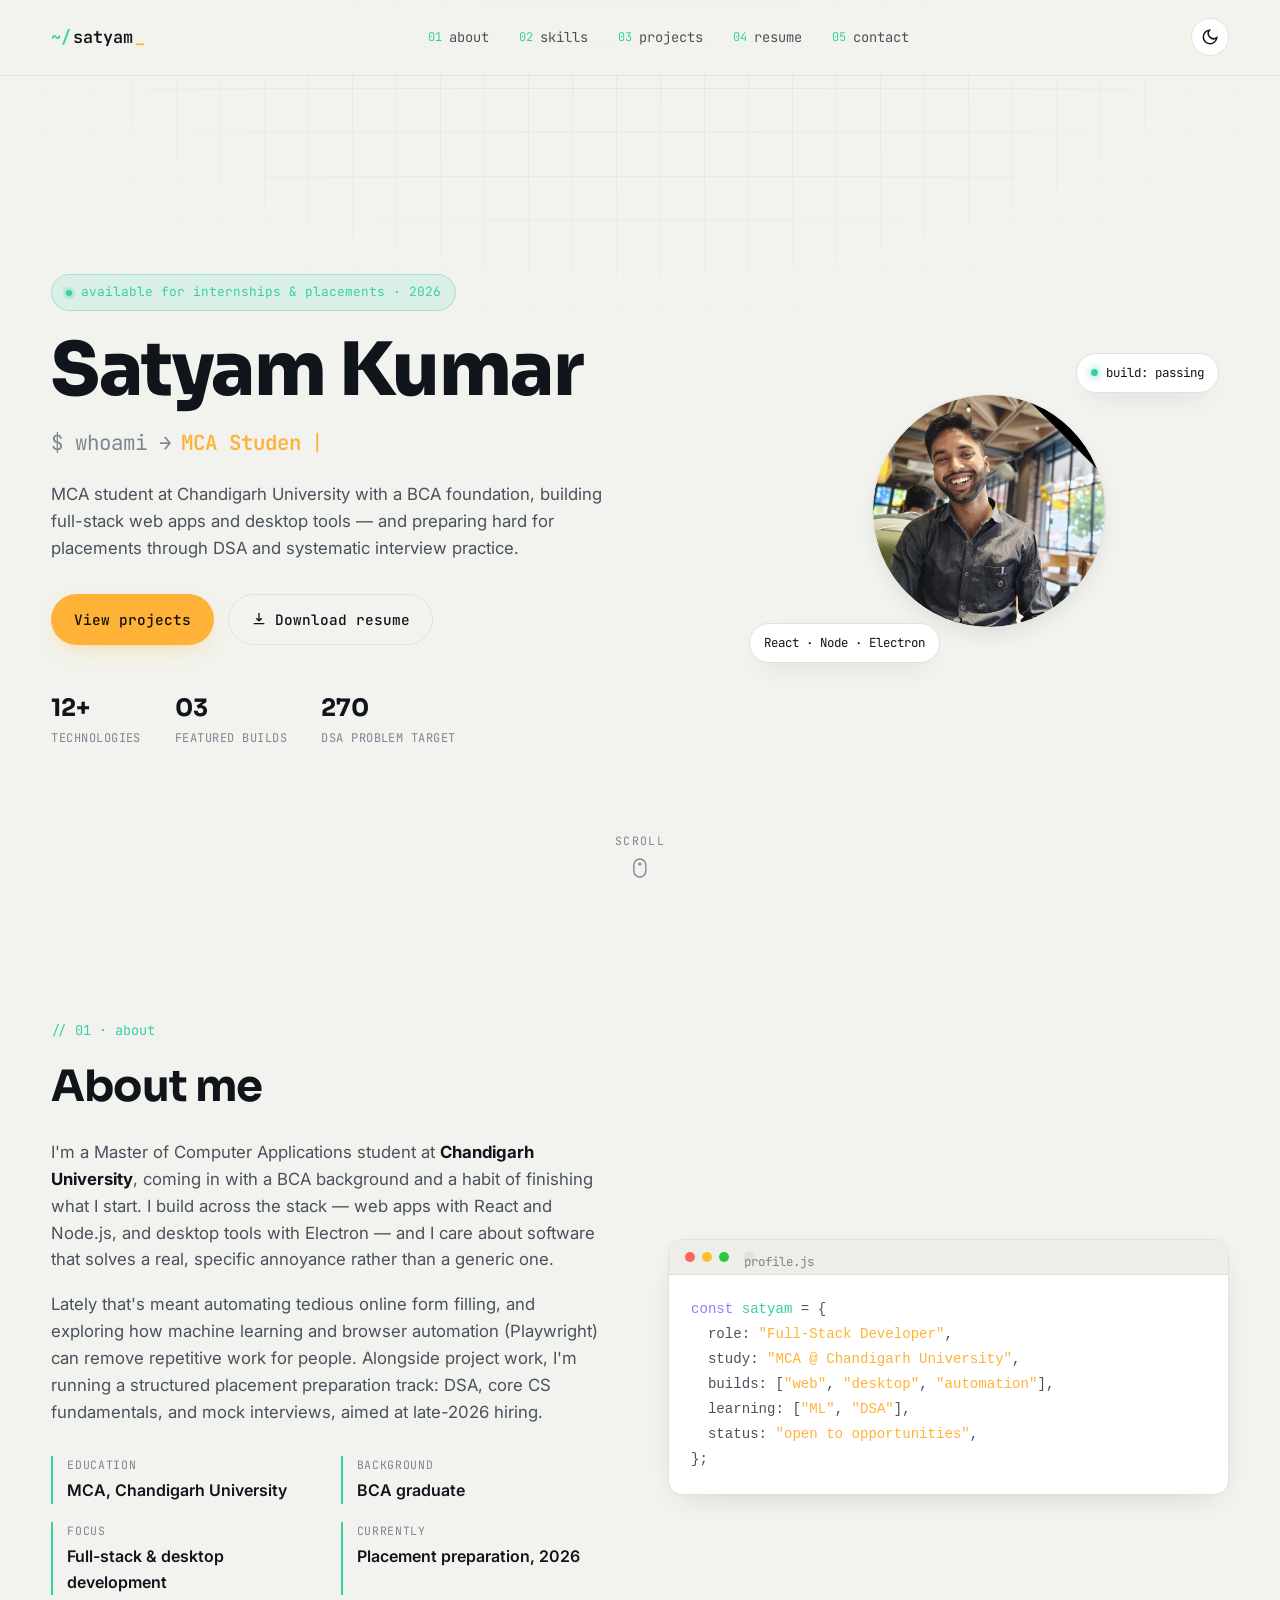
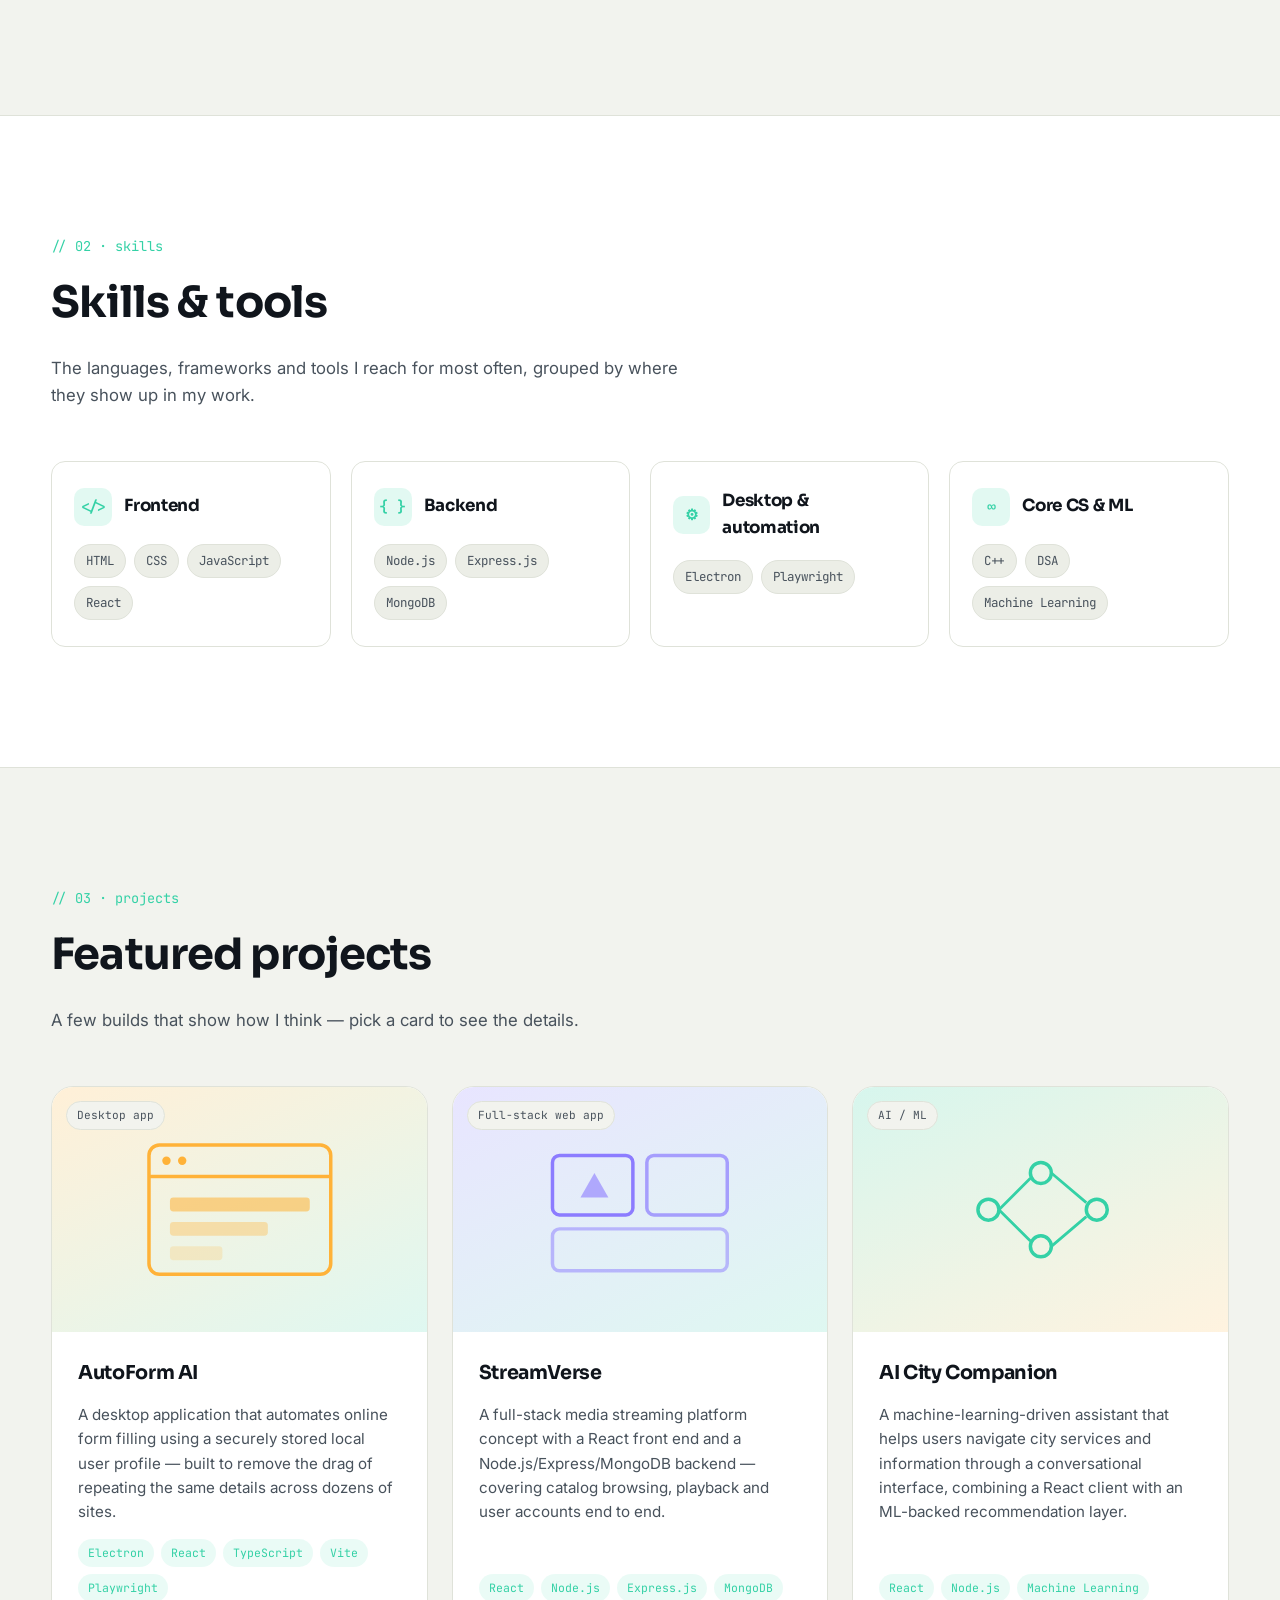
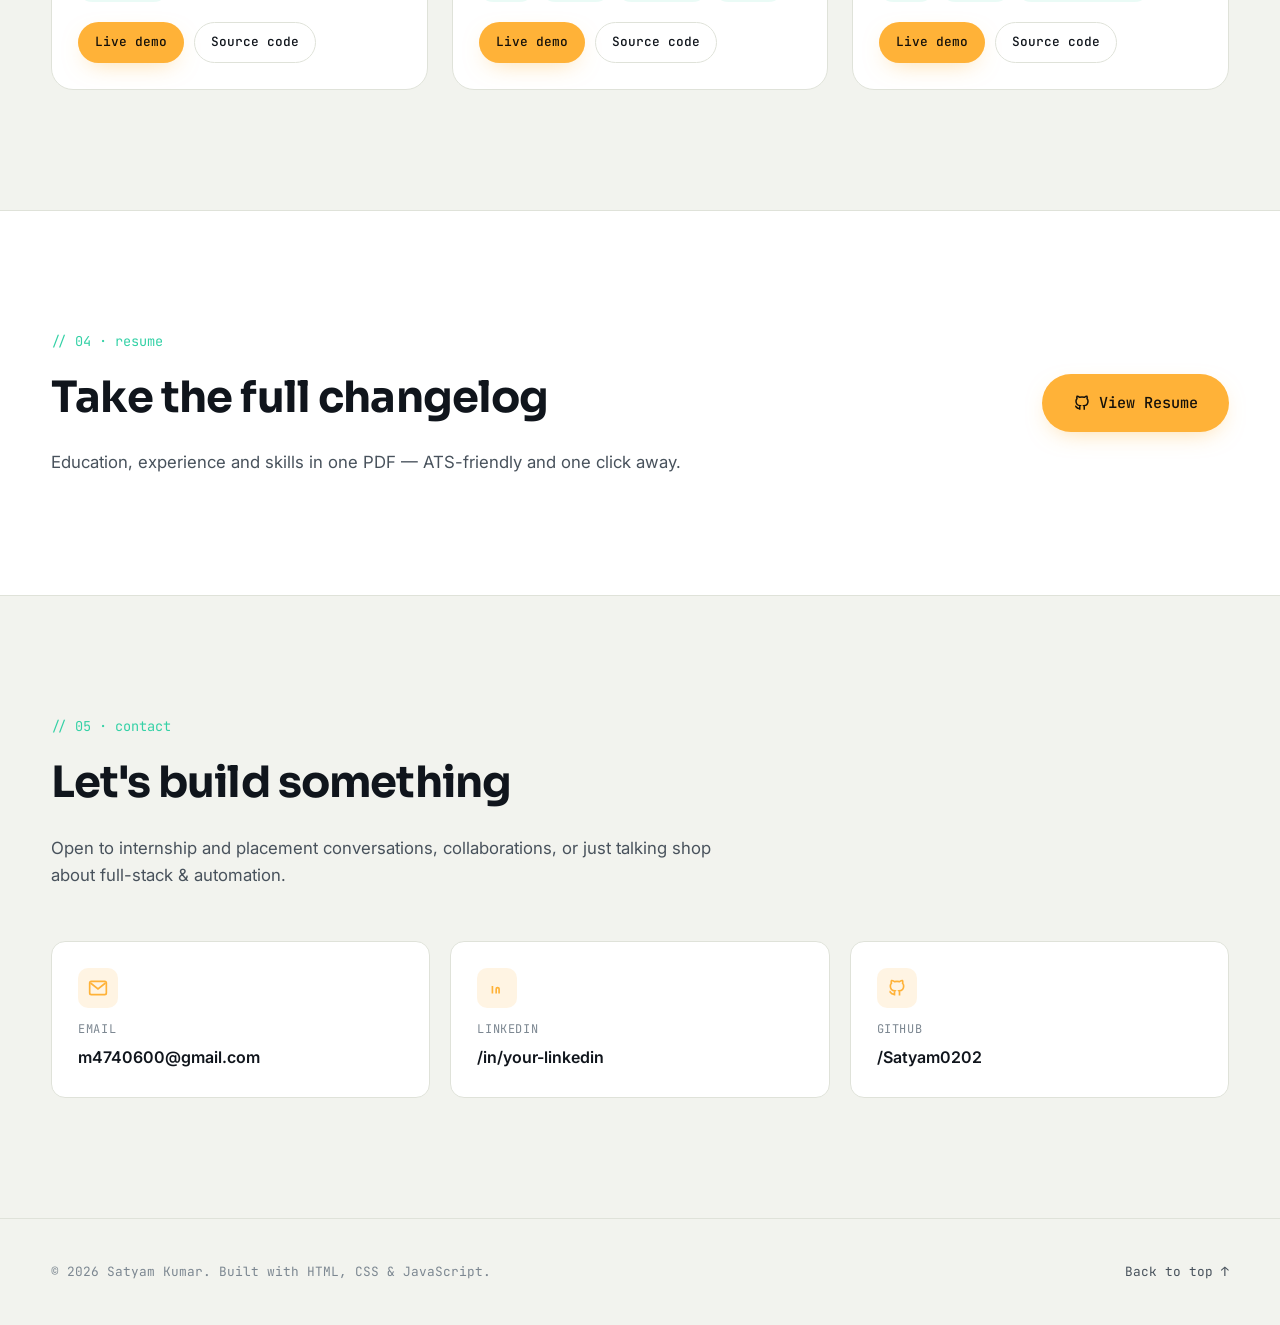
<file: index.html>
<!DOCTYPE html>
<html lang="en">
<head>
<meta charset="UTF-8" />
<meta name="viewport" content="width=device-width, initial-scale=1.0" />
<title>Satyam Kumar | Full-Stack Developer &amp; MCA Student</title>
<meta name="title" content="Satyam Kumar | Full-Stack Developer & MCA Student" />
<meta name="description" content="Portfolio of Satyam Kumar — MCA student at Chandigarh University and full-stack developer building with React, Node.js, Electron and Playwright. Explore projects like AutoForm AI, StreamVerse and AI City Companion." />
<meta name="keywords" content="Satyam Kumar, Satyam Kumar portfolio, Satyam Kumar developer, Satyam Kumar Chandigarh University, Satyam Kumar MCA, full-stack developer, React developer, AutoForm AI, StreamVerse, AI City Companion" />
<meta name="author" content="Satyam Kumar" />
<meta name="robots" content="index, follow" />
<link rel="canonical" href="https://satyamkumar.dev/" />

<!-- Open Graph -->
<meta property="og:type" content="website" />
<meta property="og:title" content="Satyam Kumar | Full-Stack Developer & MCA Student" />
<meta property="og:description" content="MCA student at Chandigarh University and full-stack developer. Explore projects, skills, and ways to connect." />
<meta property="og:url" content="https://satyamkumar.dev/" />
<meta property="og:site_name" content="Satyam Kumar" />
<meta property="og:image" content="https://satyamkumar.dev/assets/og-cover.png" />

<!-- Twitter -->
<meta name="twitter:card" content="summary_large_image" />
<meta name="twitter:title" content="Satyam Kumar | Full-Stack Developer & MCA Student" />
<meta name="twitter:description" content="MCA student at Chandigarh University and full-stack developer. Explore projects, skills, and ways to connect." />
<meta name="twitter:image" content="https://satyamkumar.dev/assets/og-cover.png" />

<link rel="icon" type="image/svg+xml" href="data:image/svg+xml,%3Csvg xmlns='http://www.w3.org/2000/svg' viewBox='0 0 100 100'%3E%3Crect width='100' height='100' rx='22' fill='%230A0E13'/%3E%3Ctext x='50' y='66' font-family='monospace' font-size='46' font-weight='700' fill='%23FFB238' text-anchor='middle'%3ESK%3C/text%3E%3C/svg%3E" />

<link rel="preconnect" href="https://fonts.googleapis.com" />
<link rel="preconnect" href="https://fonts.gstatic.com" crossorigin />
<link href="https://fonts.googleapis.com/css2?family=Sora:wght@400;600;700;800&family=Inter:wght@400;500;600&family=JetBrains+Mono:wght@400;500;600&display=swap" rel="stylesheet" />

<link rel="stylesheet" href="style.css" />

<!-- Structured data: helps Satyam Kumar's portfolio surface correctly in search results -->
<script type="application/ld+json">
{
  "@context": "https://schema.org",
  "@type": "Person",
  "name": "Satyam Kumar",
  "url": "https://satyamkumar.dev/",
  "jobTitle": "Full-Stack Developer",
  "description": "MCA student at Chandigarh University and full-stack developer specializing in React, Node.js, Electron and browser automation.",
  "alumniOf": {
    "@type": "CollegeOrUniversity",
    "name": "Chandigarh University"
  },
  "knowsAbout": [
    "HTML", "CSS", "JavaScript", "React", "Node.js", "Express.js",
    "MongoDB", "Electron", "Playwright", "Machine Learning", "C++",
    "Data Structures and Algorithms"
  ],
  "sameAs": [
    "https://github.com/Satyam0202",
    "https://linkedin.com/in/your-linkedin"
  ]
}
</script>
</head>
<body>

<!-- Skip link for keyboard / screen reader users -->
<a class="skip-link" href="#main">Skip to content</a>

<div class="grid-atmosphere" aria-hidden="true"></div>

<header class="site-header" id="top">
  <div class="wrap header-inner">
    <a href="#top" class="logo" aria-label="Satyam Kumar — home">
      <span class="logo-prompt">~/</span><span class="logo-name">satyam</span><span class="logo-cursor">_</span>
    </a>

    <nav class="primary-nav" id="primary-nav" aria-label="Primary">
      <a href="#about"><span class="nav-index">01</span>about</a>
      <a href="#skills"><span class="nav-index">02</span>skills</a>
      <a href="#projects"><span class="nav-index">03</span>projects</a>
      <a href="#resume"><span class="nav-index">04</span>resume</a>
      <a href="#contact"><span class="nav-index">05</span>contact</a>
    </nav>

    <div class="header-actions">
      <button id="theme-toggle" class="theme-toggle" type="button" aria-label="Toggle dark mode" aria-pressed="true">
        <svg class="icon-sun" width="18" height="18" viewBox="0 0 24 24" fill="none" stroke="currentColor" stroke-width="2"><circle cx="12" cy="12" r="4"/><path d="M12 2v2M12 20v2M4.9 4.9l1.4 1.4M17.7 17.7l1.4 1.4M2 12h2M20 12h2M4.9 19.1l1.4-1.4M17.7 6.3l1.4-1.4"/></svg>
        <svg class="icon-moon" width="18" height="18" viewBox="0 0 24 24" fill="none" stroke="currentColor" stroke-width="2"><path d="M21 12.8A9 9 0 1 1 11.2 3 7 7 0 0 0 21 12.8Z"/></svg>
      </button>
      <button id="nav-toggle" class="nav-toggle" type="button" aria-label="Open menu" aria-expanded="false" aria-controls="primary-nav">
        <span></span><span></span><span></span>
      </button>
    </div>
  </div>
</header>

<main id="main">

  <!-- ================= HERO ================= -->
  <section class="hero" id="hero">
    <div class="wrap hero-inner">
      <div class="hero-copy">
        <p class="eyebrow"><span class="dot"></span>available for internships &amp; placements · 2026</p>
        <h1 class="hero-title">
          Satyam Kumar
        </h1>
        <div class="hero-terminal" aria-hidden="false">
          <span class="hero-terminal-prompt">$ whoami &rarr;</span>
          <span id="typed-role" class="hero-terminal-role"></span><span class="hero-cursor">|</span>
        </div>
        <p class="hero-desc">
          MCA student at Chandigarh University with a BCA foundation, building full-stack
          web apps and desktop tools — and preparing hard for placements through DSA
          and systematic interview practice.
        </p>
        <div class="hero-actions">
          <a href="#projects" class="btn btn-primary">View projects</a>
          <a href="assets/Satyam_Kumar_Resume.pdf" class="btn btn-ghost" download>
            <svg width="16" height="16" viewBox="0 0 24 24" fill="none" stroke="currentColor" stroke-width="2"><path d="M12 3v12m0 0 4-4m-4 4-4-4M4 19h16"/></svg>
            Download resume
          </a>
        </div>
        <ul class="hero-stats">
          <li><span class="stat-num">12+</span><span class="stat-label">technologies</span></li>
          <li><span class="stat-num">03</span><span class="stat-label">featured builds</span></li>
          <li><span class="stat-num">270</span><span class="stat-label">DSA problem target</span></li>
        </ul>
      </div>

      <div class="hero-visual">
        <div class="avatar-ring">
          <div class="avatar-circle">
            <img src="me.jpg" alt="Satyam Kumar" class="avatar-img" />
          </div>
          <svg class="avatar-orbit" viewBox="0 0 200 200" aria-hidden="true">
            <circle cx="100" cy="100" r="96" fill="none" stroke-dasharray="2 10" />
          </svg>
        </div>
        <div class="badge badge-build">
          <span class="badge-led"></span>
          build: passing
        </div>
        <div class="badge badge-stack">React · Node · Electron</div>
      </div>
    </div>
    <a href="#about" class="scroll-cue" aria-label="Scroll to About section">
      <span>scroll</span>
      <svg width="14" height="20" viewBox="0 0 14 20" fill="none"><rect x="1" y="1" width="12" height="18" rx="6" stroke="currentColor" stroke-width="1.4"/><circle class="scroll-dot" cx="7" cy="6" r="1.6" fill="currentColor"/></svg>
    </a>
  </section>

  <!-- ================= ABOUT ================= -->
  <section class="section" id="about">
    <div class="wrap">
      <p class="section-eyebrow">// 01 · about</p>
      <h2 class="section-title">About me</h2>

      <div class="about-grid">
        <div class="about-text">
          <p>
            I'm a Master of Computer Applications student at <strong>Chandigarh University</strong>,
            coming in with a BCA background and a habit of finishing what I start. I build
            across the stack — web apps with React and Node.js, and desktop tools with
            Electron — and I care about software that solves a real, specific annoyance
            rather than a generic one.
          </p>
          <p>
            Lately that's meant automating tedious online form filling, and exploring how
            machine learning and browser automation (Playwright) can remove repetitive
            work for people. Alongside project work, I'm running a structured placement
            preparation track: DSA, core CS fundamentals, and mock interviews, aimed at
            late-2026 hiring.
          </p>
          <div class="about-facts">
            <div class="fact">
              <span class="fact-label">Education</span>
              <span class="fact-value">MCA, Chandigarh University</span>
            </div>
            <div class="fact">
              <span class="fact-label">Background</span>
              <span class="fact-value">BCA graduate</span>
            </div>
            <div class="fact">
              <span class="fact-label">Focus</span>
              <span class="fact-value">Full-stack &amp; desktop development</span>
            </div>
            <div class="fact">
              <span class="fact-label">Currently</span>
              <span class="fact-value">Placement preparation, 2026</span>
            </div>
          </div>
        </div>

        <div class="about-code" role="img" aria-label="Code snippet describing Satyam Kumar as a developer object">
          <div class="code-window">
            <div class="code-window-bar">
              <span></span><span></span><span></span>
              <span class="code-window-title">profile.js</span>
            </div>
            <pre><code><span class="tok-kw">const</span> <span class="tok-var">satyam</span> = {
  role: <span class="tok-str">"Full-Stack Developer"</span>,
  study: <span class="tok-str">"MCA @ Chandigarh University"</span>,
  builds: [<span class="tok-str">"web"</span>, <span class="tok-str">"desktop"</span>, <span class="tok-str">"automation"</span>],
  learning: [<span class="tok-str">"ML"</span>, <span class="tok-str">"DSA"</span>],
  status: <span class="tok-str">"open to opportunities"</span>,
};</code></pre>
          </div>
        </div>
      </div>
    </div>
  </section>

  <!-- ================= SKILLS ================= -->
  <section class="section section-alt" id="skills">
    <div class="wrap">
      <p class="section-eyebrow">// 02 · skills</p>
      <h2 class="section-title">Skills &amp; tools</h2>
      <p class="section-lede">The languages, frameworks and tools I reach for most often, grouped by where they show up in my work.</p>

      <div class="skills-grid">

        <article class="skill-card">
          <div class="skill-card-head">
            <span class="skill-icon" aria-hidden="true">&lt;/&gt;</span>
            <h3>Frontend</h3>
          </div>
          <ul class="skill-tags">
            <li>HTML</li><li>CSS</li><li>JavaScript</li><li>React</li>
          </ul>
        </article>

        <article class="skill-card">
          <div class="skill-card-head">
            <span class="skill-icon" aria-hidden="true">{ }</span>
            <h3>Backend</h3>
          </div>
          <ul class="skill-tags">
            <li>Node.js</li><li>Express.js</li><li>MongoDB</li>
          </ul>
        </article>

        <article class="skill-card">
          <div class="skill-card-head">
            <span class="skill-icon" aria-hidden="true">&#9881;</span>
            <h3>Desktop &amp; automation</h3>
          </div>
          <ul class="skill-tags">
            <li>Electron</li><li>Playwright</li>
          </ul>
        </article>

        <article class="skill-card">
          <div class="skill-card-head">
            <span class="skill-icon" aria-hidden="true">&#8734;</span>
            <h3>Core CS &amp; ML</h3>
          </div>
          <ul class="skill-tags">
            <li>C++</li><li>DSA</li><li>Machine Learning</li>
          </ul>
        </article>

      </div>
    </div>
  </section>

  <!-- ================= PROJECTS ================= -->
  <section class="section" id="projects">
    <div class="wrap">
      <p class="section-eyebrow">// 03 · projects</p>
      <h2 class="section-title">Featured projects</h2>
      <p class="section-lede">A few builds that show how I think — pick a card to see the details.</p>

      <div class="projects-grid">

        <article class="project-card">
          <div class="project-thumb" style="--thumb-a:#FFB238; --thumb-b:#34D1A6;">
            <span class="project-thumb-tag">Desktop app</span>
            <svg viewBox="0 0 120 90" class="thumb-art" aria-hidden="true">
              <rect x="8" y="8" width="104" height="74" rx="6" fill="none" stroke="currentColor" stroke-width="2"/>
              <line x1="8" y1="26" x2="112" y2="26" stroke="currentColor" stroke-width="2"/>
              <circle cx="18" cy="17" r="2.4" fill="currentColor"/>
              <circle cx="27" cy="17" r="2.4" fill="currentColor"/>
              <rect x="20" y="38" width="80" height="8" rx="2" fill="currentColor" opacity=".55"/>
              <rect x="20" y="52" width="56" height="8" rx="2" fill="currentColor" opacity=".35"/>
              <rect x="20" y="66" width="30" height="8" rx="2" fill="currentColor" opacity=".2"/>
            </svg>
          </div>
          <div class="project-body">
            <h3>AutoForm AI</h3>
            <p>
              A desktop application that automates online form filling using a securely
              stored local user profile — built to remove the drag of repeating the same
              details across dozens of sites.
            </p>
            <ul class="project-stack">
              <li>Electron</li><li>React</li><li>TypeScript</li><li>Vite</li><li>Playwright</li>
            </ul>
            <div class="project-links">
              <a href="#" class="btn btn-small btn-primary">Live demo</a>
              <a href="#" class="btn btn-small btn-ghost">Source code</a>
            </div>
          </div>
        </article>

        <article class="project-card">
          <div class="project-thumb" style="--thumb-a:#8C7CFF; --thumb-b:#34D1A6;">
            <span class="project-thumb-tag">Full-stack web app</span>
            <svg viewBox="0 0 120 90" class="thumb-art" aria-hidden="true">
              <rect x="10" y="14" width="46" height="34" rx="4" fill="none" stroke="currentColor" stroke-width="2"/>
              <rect x="64" y="14" width="46" height="34" rx="4" fill="none" stroke="currentColor" stroke-width="2" opacity=".7"/>
              <rect x="10" y="56" width="100" height="24" rx="4" fill="none" stroke="currentColor" stroke-width="2" opacity=".5"/>
              <polygon points="26,38 34,24 42,38" fill="currentColor" opacity=".6"/>
            </svg>
          </div>
          <div class="project-body">
            <h3>StreamVerse</h3>
            <p>
              A full-stack media streaming platform concept with a React front end and a
              Node.js/Express/MongoDB backend — covering catalog browsing, playback and
              user accounts end to end.
            </p>
            <ul class="project-stack">
              <li>React</li><li>Node.js</li><li>Express.js</li><li>MongoDB</li>
            </ul>
            <div class="project-links">
              <a href="#" class="btn btn-small btn-primary">Live demo</a>
              <a href="#" class="btn btn-small btn-ghost">Source code</a>
            </div>
          </div>
        </article>

        <article class="project-card">
          <div class="project-thumb" style="--thumb-a:#34D1A6; --thumb-b:#FFB238;">
            <span class="project-thumb-tag">AI / ML</span>
            <svg viewBox="0 0 120 90" class="thumb-art" aria-hidden="true">
              <circle cx="30" cy="45" r="6" fill="none" stroke="currentColor" stroke-width="2"/>
              <circle cx="60" cy="24" r="6" fill="none" stroke="currentColor" stroke-width="2"/>
              <circle cx="60" cy="66" r="6" fill="none" stroke="currentColor" stroke-width="2"/>
              <circle cx="92" cy="45" r="6" fill="none" stroke="currentColor" stroke-width="2"/>
              <path d="M36 45 54 27M36 45 54 63M66 24 86 41M66 66 86 49" stroke="currentColor" stroke-width="1.6"/>
            </svg>
          </div>
          <div class="project-body">
            <h3>AI City Companion</h3>
            <p>
              A machine-learning-driven assistant that helps users navigate city services
              and information through a conversational interface, combining a React client
              with an ML-backed recommendation layer.
            </p>
            <ul class="project-stack">
              <li>React</li><li>Node.js</li><li>Machine Learning</li>
            </ul>
            <div class="project-links">
              <a href="#" class="btn btn-small btn-primary">Live demo</a>
              <a href="#" class="btn btn-small btn-ghost">Source code</a>
            </div>
          </div>
        </article>

      </div>
    </div>
  </section>

  <!-- ================= RESUME ================= -->
  <section class="section section-alt resume-section" id="resume">
    <div class="wrap resume-inner">
      <div>
        <p class="section-eyebrow">// 04 · resume</p>
        <h2 class="section-title">Take the full changelog</h2>
        <p class="section-lede">Education, experience and skills in one PDF — ATS-friendly and one click away.</p>
      </div>
      <div class="resume-actions">
        <a href="https://drive.google.com/file/d/1ndfC-lUcpGhpfNE-G_YHc3T6jRZDgZSL/view?usp=sharing" class="btn btn-primary btn-large" target="_blank" rel="noopener noreferrer">
          <svg width="18" height="18" viewBox="0 0 24 24" fill="none" stroke="currentColor" stroke-width="2"><path d="M9 19c-4.3 1.4-4.3-2.5-6-3m12 5v-3.5c0-1 .1-1.4-.5-2 2.8-.3 5.5-1.4 5.5-6a4.6 4.6 0 0 0-1.3-3.2 4.2 4.2 0 0 0-.1-3.2s-1.1-.3-3.5 1.3a12.3 12.3 0 0 0-6.2 0C6.5 2.8 5.4 3.1 5.4 3.1a4.2 4.2 0 0 0-.1 3.2A4.6 4.6 0 0 0 4 9.5c0 4.6 2.7 5.7 5.5 6-.6.6-.6 1.2-.5 2V21"/></svg>
          View Resume
        </a>
      </div>
    </div>
  </section>

  <!-- ================= CONTACT ================= -->
  <section class="section" id="contact">
    <div class="wrap">
      <p class="section-eyebrow">// 05 · contact</p>
      <h2 class="section-title">Let's build something</h2>
      <p class="section-lede">Open to internship and placement conversations, collaborations, or just talking shop about full-stack &amp; automation.</p>

      <div class="contact-grid">
        <a class="contact-card" href="mailto:m4740600@gmail.com">
          <span class="contact-icon" aria-hidden="true">
            <svg width="20" height="20" viewBox="0 0 24 24" fill="none" stroke="currentColor" stroke-width="2"><rect x="2" y="4" width="20" height="16" rx="2"/><path d="m3 6 9 7 9-7"/></svg>
          </span>
          <span class="contact-label">Email</span>
          <span class="contact-value">m4740600@gmail.com</span>
        </a>

        <a class="contact-card" href="https://linkedin.com/in/your-linkedin" target="_blank" rel="noopener noreferrer">
          <span class="contact-icon" aria-hidden="true">
            <svg width="20" height="20" viewBox="0 0 24 24" fill="none" stroke="currentColor" stroke-width="2"><path d="M4 4h16v16H4z" opacity="0"/><path d="M6.5 9.5v9M6.5 6.5v.01M11 18.5v-5.2c0-2.3 3.5-2.5 3.5 0v5.2M11 13.2V18.5"/></svg>
          </span>
          <span class="contact-label">LinkedIn</span>
          <span class="contact-value">/in/your-linkedin</span>
        </a>

        <a class="contact-card" href="https://github.com/Satyam0202" target="_blank" rel="noopener noreferrer">
          <span class="contact-icon" aria-hidden="true">
            <svg width="20" height="20" viewBox="0 0 24 24" fill="none" stroke="currentColor" stroke-width="2"><path d="M9 19c-4.3 1.4-4.3-2.5-6-3m12 5v-3.5c0-1 .1-1.4-.5-2 2.8-.3 5.5-1.4 5.5-6a4.6 4.6 0 0 0-1.3-3.2 4.2 4.2 0 0 0-.1-3.2s-1.1-.3-3.5 1.3a12.3 12.3 0 0 0-6.2 0C6.5 2.8 5.4 3.1 5.4 3.1a4.2 4.2 0 0 0-.1 3.2A4.6 4.6 0 0 0 4 9.5c0 4.6 2.7 5.7 5.5 6-.6.6-.6 1.2-.5 2V21"/></svg>
          </span>
          <span class="contact-label">GitHub</span>
          <span class="contact-value">/Satyam0202</span>
        </a>
      </div>
    </div>
  </section>

</main>

<footer class="site-footer">
  <div class="wrap footer-inner">
    <p>&copy; <span id="year"></span> Satyam Kumar. Built with HTML, CSS &amp; JavaScript.</p>
    <a href="#top" class="back-to-top">Back to top &uarr;</a>
  </div>
</footer>

<script src="script.js"></script>
</body>
</html>
</file>
<file: style.css>
/* ============================================================
   Satyam Kumar — Portfolio
   Design concept: "build log" — a developer's terminal &
   schematic aesthetic. Amber = signature accent, mint = code accent.
   ============================================================ */

:root{
  --font-display:'Sora', system-ui, sans-serif;
  --font-body:'Inter', system-ui, sans-serif;
  --font-mono:'JetBrains Mono', ui-monospace, Menlo, monospace;

  --accent:#ffb238;
  --accent-strong:#e2941c;
  --accent-2:#34d1a6;
  --accent-2-strong:#1fae87;
  --violet:#8c7cff;

  --radius-s:8px;
  --radius-m:14px;
  --radius-l:22px;

  --ease:cubic-bezier(.22,.85,.32,1);
  --dur-fast:.2s;
  --dur-med:.5s;
  --dur-slow:.9s;

  --shadow-soft:0 10px 30px -12px rgba(0,0,0,.35);
  --header-h:76px;
}

/* -------- Dark theme (default) -------- */
:root,
[data-theme="dark"]{
  --bg:#0a0e13;
  --bg-elevated:#0f151d;
  --surface:#131a23;
  --surface-2:#182130;
  --border:#232d3a;
  --text-primary:#edf0f4;
  --text-secondary:#a1acb9;
  --text-muted:#5c6773;
  --grid-line: rgba(255,255,255,.05);
  --avatar-bg: linear-gradient(155deg,#182130,#0f151d);
}

/* -------- Light theme -------- */
[data-theme="light"]{
  --bg:#f2f3ee;
  --bg-elevated:#ffffff;
  --surface:#ffffff;
  --surface-2:#eceee7;
  --border:#dfe2d9;
  --text-primary:#10151c;
  --text-secondary:#48525c;
  --text-muted:#7c8791;
  --grid-line: rgba(16,21,28,.06);
  --avatar-bg: linear-gradient(155deg,#ffffff,#eceee7);
  --shadow-soft:0 10px 30px -14px rgba(16,21,28,.18);
}

*,*::before,*::after{box-sizing:border-box;}
html{scroll-behavior:smooth; scroll-padding-top:calc(var(--header-h) + 12px);}

@media (prefers-reduced-motion: reduce){
  html{scroll-behavior:auto;}
  *,*::before,*::after{animation-duration:.001ms !important; animation-iteration-count:1 !important; transition-duration:.001ms !important; scroll-behavior:auto !important;}
}

body{
  margin:0;
  background:var(--bg);
  color:var(--text-primary);
  font-family:var(--font-body);
  font-size:16px;
  line-height:1.6;
  -webkit-font-smoothing:antialiased;
  transition:background var(--dur-med) var(--ease), color var(--dur-med) var(--ease);
  overflow-x:hidden;
}

.wrap{
  width:min(1180px, 92%);
  margin-inline:auto;
}

h1,h2,h3{
  font-family:var(--font-display);
  color:var(--text-primary);
  margin:0;
  letter-spacing:-.02em;
}

a{color:inherit; text-decoration:none;}
ul{list-style:none; margin:0; padding:0;}
img{max-width:100%; display:block;}

.skip-link{
  position:absolute; left:-999px; top:0;
  background:var(--accent); color:#10151c; padding:10px 16px;
  border-radius:0 0 8px 0; z-index:999; font-weight:600;
}
.skip-link:focus{left:0;}

:focus-visible{
  outline:2px solid var(--accent);
  outline-offset:3px;
  border-radius:4px;
}

/* -------- Ambient background grid -------- */
.grid-atmosphere{
  position:fixed; inset:0; z-index:-1;
  background-image:
    linear-gradient(var(--grid-line) 1px, transparent 1px),
    linear-gradient(90deg, var(--grid-line) 1px, transparent 1px);
  background-size:44px 44px;
  mask-image:radial-gradient(ellipse 80% 55% at 50% 0%, black 10%, transparent 75%);
  transition:background-image var(--dur-med) var(--ease);
}

/* ================= HEADER ================= */
.site-header{
  position:sticky; top:0; z-index:100;
  height:var(--header-h);
  display:flex; align-items:center;
  background:color-mix(in srgb, var(--bg) 78%, transparent);
  backdrop-filter:blur(14px);
  border-bottom:1px solid var(--border);
}
.header-inner{
  display:flex; align-items:center; justify-content:space-between;
  gap:24px;
}
.logo{
  font-family:var(--font-mono);
  font-weight:600; font-size:1.05rem;
  display:flex; align-items:center; gap:2px;
}
.logo-prompt{color:var(--accent-2);}
.logo-name{color:var(--text-primary);}
.logo-cursor{
  color:var(--accent);
  animation:blink 1.1s steps(2,jump-none) infinite;
}

.primary-nav{
  display:flex; gap:2px;
  font-family:var(--font-mono);
  font-size:.86rem;
}
.primary-nav a{
  display:flex; align-items:center; gap:7px;
  padding:9px 14px;
  color:var(--text-secondary);
  border-radius:100px;
  transition:color var(--dur-fast) var(--ease), background var(--dur-fast) var(--ease);
}
.primary-nav a:hover{color:var(--text-primary); background:var(--surface);}
.nav-index{color:var(--accent-2); font-size:.75rem;}

.header-actions{display:flex; align-items:center; gap:10px;}

.theme-toggle{
  width:38px; height:38px;
  border-radius:50%;
  border:1px solid var(--border);
  background:var(--surface);
  color:var(--text-primary);
  display:grid; place-items:center;
  cursor:pointer;
  transition:border-color var(--dur-fast), transform var(--dur-fast);
}
.theme-toggle:hover{border-color:var(--accent); transform:translateY(-1px);}
.icon-moon{display:none;}
[data-theme="light"] .icon-sun{display:none;}
[data-theme="light"] .icon-moon{display:block;}

.nav-toggle{
  display:none;
  width:38px; height:38px;
  border-radius:50%;
  border:1px solid var(--border);
  background:var(--surface);
  cursor:pointer;
  flex-direction:column; align-items:center; justify-content:center; gap:4px;
}
.nav-toggle span{width:16px; height:2px; background:var(--text-primary); border-radius:2px; transition:transform var(--dur-fast), opacity var(--dur-fast);}
.nav-toggle.open span:nth-child(1){transform:translateY(6px) rotate(45deg);}
.nav-toggle.open span:nth-child(2){opacity:0;}
.nav-toggle.open span:nth-child(3){transform:translateY(-6px) rotate(-45deg);}

/* ================= BUTTONS ================= */
.btn{
  display:inline-flex; align-items:center; gap:8px;
  font-family:var(--font-mono);
  font-size:.9rem; font-weight:500;
  padding:13px 22px;
  border-radius:100px;
  border:1px solid transparent;
  cursor:pointer;
  transition:transform var(--dur-fast) var(--ease), box-shadow var(--dur-fast) var(--ease), background var(--dur-fast) var(--ease), border-color var(--dur-fast) var(--ease);
}
.btn:hover{transform:translateY(-2px);}
.btn-primary{
  background:var(--accent); color:#14100a;
  box-shadow:0 8px 24px -10px rgba(255,178,56,.55);
}
.btn-primary:hover{background:var(--accent-strong);}
.btn-ghost{
  background:transparent; color:var(--text-primary);
  border-color:var(--border);
}
.btn-ghost:hover{border-color:var(--accent-2); color:var(--accent-2);}
.btn-small{padding:9px 16px; font-size:.8rem;}
.btn-large{padding:16px 30px; font-size:.95rem;}

/* ================= HERO ================= */
.hero{
  position:relative;
  padding-top:calc(6vw + 34px);
  padding-bottom:64px;
  min-height:calc(100svh - var(--header-h));
  display:flex; flex-direction:column; justify-content:center;
}
.hero-inner{
  display:grid;
  grid-template-columns:1.15fr .85fr;
  gap:48px;
  align-items:center;
}
.eyebrow{
  display:inline-flex; align-items:center; gap:9px;
  font-family:var(--font-mono); font-size:.8rem;
  color:var(--accent-2);
  background:color-mix(in srgb, var(--accent-2) 12%, transparent);
  border:1px solid color-mix(in srgb, var(--accent-2) 35%, transparent);
  padding:7px 14px; border-radius:100px;
  margin:0 0 22px;
  opacity:0; animation:rise var(--dur-slow) var(--ease) forwards; animation-delay:.05s;
}
.dot{width:6px; height:6px; border-radius:50%; background:var(--accent-2); box-shadow:0 0 0 3px color-mix(in srgb, var(--accent-2) 25%, transparent); animation:pulse 1.8s ease-in-out infinite;}

.hero-title{
  font-size:clamp(2.7rem, 6vw, 4.6rem);
  font-weight:800;
  line-height:1.02;
  margin-bottom:18px;
  opacity:0; animation:rise var(--dur-slow) var(--ease) forwards; animation-delay:.12s;
}

.hero-terminal{
  font-family:var(--font-mono);
  font-size:clamp(1.05rem, 2vw, 1.3rem);
  color:var(--text-secondary);
  display:flex; flex-wrap:wrap; gap:10px; align-items:baseline;
  margin-bottom:22px;
  min-height:1.6em;
  opacity:0; animation:rise var(--dur-slow) var(--ease) forwards; animation-delay:.2s;
}
.hero-terminal-prompt{color:var(--text-muted);}
.hero-terminal-role{color:var(--accent); font-weight:600;}
.hero-cursor{color:var(--accent); animation:blink 1s steps(2,jump-none) infinite;}

.hero-desc{
  max-width:52ch;
  color:var(--text-secondary);
  font-size:1.05rem;
  margin-bottom:32px;
  opacity:0; animation:rise var(--dur-slow) var(--ease) forwards; animation-delay:.28s;
}

.hero-actions{
  display:flex; flex-wrap:wrap; gap:14px;
  margin-bottom:44px;
  opacity:0; animation:rise var(--dur-slow) var(--ease) forwards; animation-delay:.36s;
}

.hero-stats{
  display:flex; gap:34px; flex-wrap:wrap;
  opacity:0; animation:rise var(--dur-slow) var(--ease) forwards; animation-delay:.44s;
}
.hero-stats li{display:flex; flex-direction:column; gap:2px;}
.stat-num{font-family:var(--font-display); font-weight:700; font-size:1.5rem; color:var(--text-primary);}
.stat-label{font-family:var(--font-mono); font-size:.75rem; color:var(--text-muted); text-transform:uppercase; letter-spacing:.04em;}

/* --- hero visual: avatar + badges --- */
.hero-visual{
  position:relative;
  display:flex; align-items:center; justify-content:center;
  min-height:360px;
  opacity:0; animation:rise var(--dur-slow) var(--ease) forwards; animation-delay:.2s;
}
.avatar-ring{
  position:relative;
  width:min(300px, 60vw); aspect-ratio:1;
  display:grid; place-items:center;
}
.avatar-circle{
  width:78%; aspect-ratio:1;
  border-radius:50%;
  background:var(--avatar-bg);
  border:1px solid var(--border);
  display:grid; place-items:center;
  box-shadow:var(--shadow-soft);
  overflow:hidden;
}
.avatar-circle span{
  font-family:var(--font-display); font-weight:800;
  font-size:clamp(2.6rem, 6vw, 3.6rem);
  background:linear-gradient(135deg, var(--accent), var(--accent-2));
  -webkit-background-clip:text; background-clip:text; color:transparent;
}
.avatar-img{
  width:100%; height:100%;
  object-fit:cover;
  border-radius:50%;
  display:block;
}
.avatar-orbit{
  position:absolute; inset:0; width:100%; height:100%;
  color:var(--border);
  animation:spin 26s linear infinite;
}
.avatar-orbit circle{stroke-width:1.4;}

.badge{
  position:absolute;
  font-family:var(--font-mono); font-size:.78rem;
  background:var(--surface);
  border:1px solid var(--border);
  padding:9px 14px;
  border-radius:100px;
  box-shadow:var(--shadow-soft);
  display:flex; align-items:center; gap:8px;
  animation:float 5s ease-in-out infinite;
}
.badge-build{top:6%; right:2%;}
.badge-stack{bottom:8%; left:0%; animation-delay:.6s;}
.badge-led{width:7px; height:7px; border-radius:50%; background:var(--accent-2); box-shadow:0 0 8px var(--accent-2);}

.scroll-cue{
  position:absolute; bottom:22px; left:50%; transform:translateX(-50%);
  display:flex; flex-direction:column; align-items:center; gap:8px;
  font-family:var(--font-mono); font-size:.72rem;
  color:var(--text-muted); text-transform:uppercase; letter-spacing:.12em;
}
.scroll-dot{animation:scrollDot 1.8s ease-in-out infinite;}

/* ================= SECTIONS ================= */
.section{padding:120px 0;}
.section-alt{background:var(--bg-elevated); border-top:1px solid var(--border); border-bottom:1px solid var(--border);}
.section-eyebrow{
  font-family:var(--font-mono); font-size:.85rem;
  color:var(--accent-2); margin:0 0 10px;
}
.section-title{
  font-size:clamp(1.9rem, 3.4vw, 2.7rem);
  font-weight:700;
  margin-bottom:18px;
}
.section-lede{
  color:var(--text-secondary);
  max-width:60ch;
  font-size:1.05rem;
  margin-bottom:52px;
}

.reveal{opacity:0; transform:translateY(26px); transition:opacity .7s var(--ease), transform .7s var(--ease);}
.reveal.is-visible{opacity:1; transform:translateY(0);}

/* -------- About -------- */
.about-grid{
  display:grid;
  grid-template-columns:1fr 1fr;
  gap:56px;
  align-items:center;
}
.about-text p{color:var(--text-secondary); font-size:1.05rem; margin:0 0 18px;}
.about-text strong{color:var(--text-primary);}

.about-facts{
  display:grid; grid-template-columns:1fr 1fr;
  gap:18px; margin-top:30px;
}
.fact{
  border-left:2px solid var(--accent-2);
  padding-left:14px;
  display:flex; flex-direction:column; gap:4px;
}
.fact-label{font-family:var(--font-mono); font-size:.72rem; color:var(--text-muted); text-transform:uppercase; letter-spacing:.06em;}
.fact-value{font-weight:600; color:var(--text-primary);}

.code-window{
  background:var(--surface);
  border:1px solid var(--border);
  border-radius:var(--radius-m);
  overflow:hidden;
  box-shadow:var(--shadow-soft);
}
.code-window-bar{
  display:flex; align-items:center; gap:7px;
  padding:12px 16px;
  background:var(--surface-2);
  border-bottom:1px solid var(--border);
}
.code-window-bar span{width:10px; height:10px; border-radius:50%; background:var(--border);}
.code-window-bar span:nth-child(1){background:#ff6259;}
.code-window-bar span:nth-child(2){background:#ffbd2e;}
.code-window-bar span:nth-child(3){background:#28c840;}
.code-window-title{
  margin-left:8px; font-family:var(--font-mono); font-size:.78rem; color:var(--text-muted);
}
.code-window pre{
  margin:0; padding:22px;
  font-family:var(--font-mono); font-size:.88rem; line-height:1.7;
  color:var(--text-secondary);
  overflow-x:auto;
}
.tok-kw{color:var(--violet);}
.tok-var{color:var(--accent-2);}
.tok-str{color:var(--accent);}

/* -------- Skills -------- */
.skills-grid{
  display:grid;
  grid-template-columns:repeat(4, 1fr);
  gap:20px;
}
.skill-card{
  background:var(--surface);
  border:1px solid var(--border);
  border-radius:var(--radius-m);
  padding:26px 22px;
  transition:transform var(--dur-fast) var(--ease), border-color var(--dur-fast) var(--ease), box-shadow var(--dur-fast) var(--ease);
}
.skill-card:hover{
  transform:translateY(-6px);
  border-color:var(--accent-2);
  box-shadow:var(--shadow-soft);
}
.skill-card-head{display:flex; align-items:center; gap:12px; margin-bottom:18px;}
.skill-icon{
  width:38px; height:38px; border-radius:10px;
  display:grid; place-items:center;
  background:color-mix(in srgb, var(--accent-2) 14%, transparent);
  color:var(--accent-2);
  font-family:var(--font-mono); font-weight:600; font-size:.95rem;
}
.skill-card h3{font-size:1.05rem; font-weight:700;}
.skill-tags{display:flex; flex-wrap:wrap; gap:8px;}
.skill-tags li{
  font-family:var(--font-mono); font-size:.78rem;
  color:var(--text-secondary);
  background:var(--surface-2);
  border:1px solid var(--border);
  padding:6px 11px; border-radius:100px;
}

/* -------- Projects -------- */
.projects-grid{
  display:grid;
  grid-template-columns:repeat(3, 1fr);
  gap:24px;
}
.project-card{
  background:var(--surface);
  border:1px solid var(--border);
  border-radius:var(--radius-l);
  overflow:hidden;
  display:flex; flex-direction:column;
  transition:transform var(--dur-fast) var(--ease), box-shadow var(--dur-fast) var(--ease);
}
.project-card:hover{transform:translateY(-8px); box-shadow:var(--shadow-soft);}
.project-thumb{
  position:relative;
  aspect-ratio:16/10.5;
  background:linear-gradient(155deg, color-mix(in srgb, var(--thumb-a) 20%, var(--surface)), color-mix(in srgb, var(--thumb-b) 16%, var(--surface)));
  display:grid; place-items:center;
  color:var(--thumb-a);
}
.thumb-art{width:56%;}
.project-thumb-tag{
  position:absolute; top:14px; left:14px;
  font-family:var(--font-mono); font-size:.7rem;
  background:var(--bg); color:var(--text-secondary);
  border:1px solid var(--border);
  padding:5px 10px; border-radius:100px;
}
.project-body{padding:26px; display:flex; flex-direction:column; gap:14px; flex:1;}
.project-body h3{font-size:1.2rem; font-weight:700;}
.project-body p{color:var(--text-secondary); font-size:.95rem; margin:0; flex:1;}
.project-stack{display:flex; flex-wrap:wrap; gap:7px;}
.project-stack li{
  font-family:var(--font-mono); font-size:.72rem;
  color:var(--accent-2);
  background:color-mix(in srgb, var(--accent-2) 10%, transparent);
  padding:5px 10px; border-radius:100px;
}
.project-links{display:flex; gap:10px; margin-top:6px;}

/* -------- Resume band -------- */
.resume-inner{
  display:flex; align-items:center; justify-content:space-between;
  gap:32px; flex-wrap:wrap;
}
.resume-section .section-lede{margin-bottom:0;}
.resume-section .section-title{margin-bottom:8px;}
.resume-actions{display:flex; gap:16px; flex-wrap:wrap;}

/* -------- Contact -------- */
.contact-grid{
  display:grid;
  grid-template-columns:repeat(3, 1fr);
  gap:20px;
}
.contact-card{
  background:var(--surface);
  border:1px solid var(--border);
  border-radius:var(--radius-m);
  padding:26px;
  display:flex; flex-direction:column; gap:6px;
  transition:transform var(--dur-fast) var(--ease), border-color var(--dur-fast) var(--ease);
}
.contact-card:hover{transform:translateY(-6px); border-color:var(--accent);}
.contact-icon{
  width:40px; height:40px; border-radius:10px;
  display:grid; place-items:center; margin-bottom:6px;
  background:color-mix(in srgb, var(--accent) 14%, transparent);
  color:var(--accent);
}
.contact-label{font-family:var(--font-mono); font-size:.75rem; color:var(--text-muted); text-transform:uppercase; letter-spacing:.05em;}
.contact-value{font-weight:600; word-break:break-word;}

/* ================= FOOTER ================= */
.site-footer{border-top:1px solid var(--border); padding:30px 0;}
.footer-inner{
  display:flex; justify-content:space-between; align-items:center; flex-wrap:wrap; gap:12px;
  font-family:var(--font-mono); font-size:.8rem; color:var(--text-muted);
}
.back-to-top{color:var(--text-secondary); transition:color var(--dur-fast);}
.back-to-top:hover{color:var(--accent);}

/* ================= ANIMATIONS ================= */
@keyframes rise{from{opacity:0; transform:translateY(18px);} to{opacity:1; transform:translateY(0);}}
@keyframes blink{50%{opacity:0;}}
@keyframes pulse{0%,100%{box-shadow:0 0 0 3px color-mix(in srgb, var(--accent-2) 25%, transparent);} 50%{box-shadow:0 0 0 6px color-mix(in srgb, var(--accent-2) 10%, transparent);}}
@keyframes spin{to{transform:rotate(360deg);}}
@keyframes float{0%,100%{transform:translateY(0);} 50%{transform:translateY(-8px);}}
@keyframes scrollDot{0%{transform:translateY(0); opacity:1;} 70%{transform:translateY(8px); opacity:0;} 71%{transform:translateY(0); opacity:0;} 100%{opacity:1;}}

/* ================= RESPONSIVE ================= */
@media (max-width:980px){
  .hero-inner{grid-template-columns:1fr; text-align:left;}
  .hero-visual{order:-1; min-height:280px;}
  .about-grid{grid-template-columns:1fr;}
  .skills-grid{grid-template-columns:repeat(2, 1fr);}
  .projects-grid{grid-template-columns:repeat(2, 1fr);}
  .contact-grid{grid-template-columns:1fr 1fr;}
}

@media (max-width:760px){
  :root{--header-h:66px;}
  .primary-nav{
    position:fixed; top:var(--header-h); left:0; right:0;
    flex-direction:column; gap:0;
    background:var(--bg-elevated);
    border-bottom:1px solid var(--border);
    padding:10px 0;
    transform:translateY(-130%);
    opacity:0;
    transition:transform var(--dur-med) var(--ease), opacity var(--dur-med) var(--ease);
  }
  .primary-nav.open{transform:translateY(0); opacity:1;}
  .primary-nav a{padding:14px 24px; border-radius:0; font-size:.95rem;}
  .nav-toggle{display:flex;}
  .section{padding:80px 0;}
  .skills-grid{grid-template-columns:1fr 1fr;}
  .projects-grid{grid-template-columns:1fr;}
  .contact-grid{grid-template-columns:1fr;}
  .about-facts{grid-template-columns:1fr;}
  .resume-actions{flex-direction:column; align-items:stretch;}
  .resume-actions .btn{text-align:center; justify-content:center;}
  .hero-stats{gap:22px;}
}

@media (max-width:460px){
  .skills-grid{grid-template-columns:1fr;}
}
</file>
